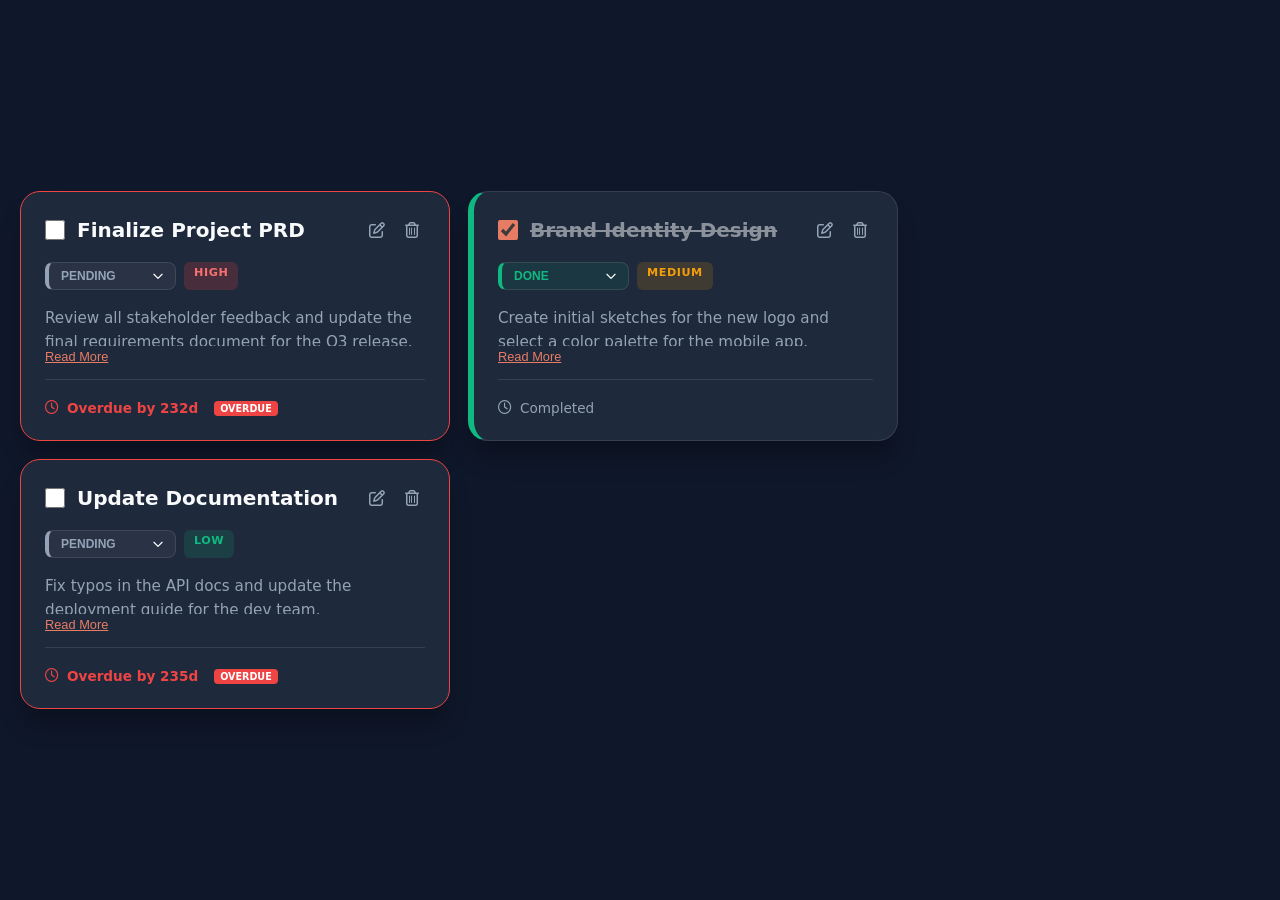
<file: index.html>
<!doctype html>
<html lang="en">
  <head>
    <meta charset="UTF-8" />
    <meta name="viewport" content="width=device-width, initial-scale=1.0" />
    <title>Testable Todo Card</title>
    <link
      rel="stylesheet"
      href="https://cdnjs.cloudflare.com/ajax/libs/font-awesome/6.5.1/css/all.min.css"
    />
    <link rel="stylesheet" href="Todo.css" />
  </head>
  <body>
    <main class="container" id="todo-container"></main>

    <script src="Todo.js"></script>
  </body>
</html>
</file>
<file: Todo.css>
:root {
  --color-bg: #0f172a;
  --color-card: #1e293b;
  --color-text: #f8fafc;
  --color-text-muted: #94a3b8;
  --color-primary: #e77c65; /* Onekonet Coral */
  --color-high: #ef4444;
  --color-medium: #f59e0b;
  --color-low: #10b981;
  --color-border: rgba(255, 255, 255, 0.1);
  --transition: all 0.3s cubic-bezier(0.4, 0, 0.2, 1);
}

* {
  box-sizing: border-box;
  margin: 0;
  padding: 0;
}

body {
  font-family:
    "Inter",
    system-ui,
    -apple-system,
    sans-serif;
  background-color: var(--color-bg);
  color: var(--color-text);
  display: flex;
  justify-content: center;
  align-items: center;
  min-height: 100vh;
  padding: 20px;
}

.container {
  width: 100%;
  display: flex;
  flex-direction: row;
  flex-wrap: wrap;
  align-items: center;
  gap: 18px;
}

/* --- CARD ROOT --- */
.todo-card {
  background: var(--color-card);
  width: 100%;
  max-width: 430px; /* Desktop recommendation */
  border-radius: 20px;
  padding: 24px;
  border: 1px solid var(--color-border);
  box-shadow: 0 20px 25px -5px rgba(0, 0, 0, 0.3);
  transition: var(--transition);
}

/* --- HEADER & TITLE --- */
.todo-header {
  display: flex;
  justify-content: space-between;
  align-items: flex-start;
  gap: 16px;
  margin-bottom: 16px;
}

.todo-title-group {
  display: flex;
  align-items: flex-start;
  gap: 12px;
}

.todo-checkbox {
  width: 20px;
  height: 20px;
  margin-top: 4px;
  cursor: pointer;
  accent-color: var(--color-primary);
}

.todo-title {
  font-size: 1.25rem;
  font-weight: 600;
  line-height: 1.4;
  transition: var(--transition);
}

/* Visual state for checked todo */
.todo-checkbox:checked + .todo-label .todo-title {
  text-decoration: line-through;
  opacity: 0.5;
}

/* --- BUTTONS --- */
.todo-actions {
  display: flex;
  gap: 8px;
}

.action-btn {
  background: transparent;
  border: none;
  color: var(--color-text-muted);
  cursor: pointer;
  padding: 6px;
  border-radius: 8px;
  font-size: 1rem;
  transition: var(--transition);
}

.action-btn:hover {
  background: rgba(255, 255, 255, 0.05);
  color: var(--color-text);
}

.action-btn:focus-visible {
  outline: 2px solid var(--color-primary);
  outline-offset: 2px;
}

/* --- BADGES --- */
.todo-meta {
  display: flex;
  gap: 8px;
  margin-bottom: 16px;
}

.badge {
  font-size: 0.7rem;
  font-weight: 700;
  padding: 4px 10px;
  border-radius: 6px;
  letter-spacing: 0.05em;
  text-transform: uppercase;
}

.badge-high {
  background: rgba(239, 68, 68, 0.2);
  color: #f87171;
}
.badge-medium {
  background: rgba(245, 158, 11, 0.15);
  color: #f59e0b;
}

.badge-low {
  background: rgba(16, 185, 129, 0.15);
  color: #10b981;
}
.badge-pending {
  background: rgba(148, 163, 184, 0.2);
  color: var(--color-text-muted);
}
.badge-done {
  background: rgba(16, 185, 129, 0.2);
  color: #34d399;
}

/* High visibility focus rings for keyboard users */
.todo-checkbox:focus-visible,
.action-btn:focus-visible {
  outline: 2px solid var(--color-primary);
  outline-offset: 4px;
}

/* --- DESCRIPTION --- */
.todo-description {
  font-size: 0.95rem;
  color: var(--color-text-muted);
  line-height: 1.6;
  margin-bottom: 20px;
}

/* --- TAGS (Flex Wrap for Responsiveness) --- */
.todo-tags {
  display: flex;
  flex-wrap: wrap;
  gap: 8px;
  list-style: none;
  margin-bottom: 24px;
}

.tag {
  background: rgba(255, 255, 255, 0.05);
  border: 1px solid var(--color-border);
  padding: 4px 12px;
  border-radius: 999px;
  font-size: 0.8rem;
  color: var(--color-text-muted);
}

/* --- FOOTER --- */
.todo-footer {
  display: flex;
  justify-content: space-between;
  align-items: flex-end;
  padding-top: 20px;
  border-top: 1px solid var(--color-border);
}

.todo-dates {
  display: flex;
  flex-direction: row;
  gap: 8px;
}

.date-row {
  display: flex;
  align-items: center;
  gap: 8px;
  font-size: 0.85rem;
  color: var(--color-text-muted);
}

.time-remaining {
  color: var(--color-primary);
  font-weight: 500;
}

/* --- AVATARS --- */
.todo-assignees {
  display: flex;
  align-items: center;
}

.avatar {
  width: 32px;
  height: 32px;
  border-radius: 50%;
  border: 2px solid var(--color-card);
  object-fit: cover;
}

.avatar-extra {
  font-size: 0.75rem;
  margin-left: -8px;
  background: #334155;
  width: 32px;
  height: 32px;
  border-radius: 50%;
  display: flex;
  align-items: center;
  justify-content: center;
  border: 2px solid var(--color-card);
}

[data-testid="test-todo-delete-button"]:hover {
  color: var(--color-high);
  background: rgba(239, 68, 68, 0.1);
}

[data-testid="test-todo-edit-button"]:hover {
  color: var(--color-low);
  background: rgba(16, 185, 129, 0.1);
}

/* Add to existing CSS */

/* Overdue & Status Styles */
.is-overdue {
  border: 1px solid var(--color-high) !important;
}

.overdue-text {
  color: var(--color-high) !important;
  font-weight: bold;
}

.overdue-badge {
  background: var(--color-high);
  color: white;
  font-size: 0.6rem;
  padding: 2px 6px;
  border-radius: 4px;
  margin-left: 8px;
}

.status-done .todo-title {
  text-decoration: line-through;
  opacity: 0.5;
}

/* Collapsible Section */
.collapsible-wrapper {
  overflow: hidden;
  transition: max-height 0.4s ease-out;
}

.expand-btn {
  background: none;
  border: none;
  color: var(--color-primary);
  cursor: pointer;
  font-size: 0.8rem;
  padding: 0;
  margin-bottom: 15px;
  text-decoration: underline;
}

/* Edit Form Stacking */
.edit-form {
  display: flex;
  flex-direction: column;
  gap: 12px;
}

.edit-form label {
  font-size: 0.8rem;
  color: var(--color-text-muted);
}

.edit-form input,
.edit-form textarea,
.edit-form select {
  background: var(--color-bg);
  border: 1px solid var(--color-border);
  color: white;
  padding: 8px;
  border-radius: 6px;
}

.form-row {
  display: grid;
  grid-template-columns: 1fr 1fr;
  gap: 10px;
}

.edit-actions {
  display: flex;
  gap: 10px;
  margin-top: 10px;
}

.save-btn {
  background: var(--color-low);
  border: none;
  padding: 10px;
  color: white;
  border-radius: 6px;
  cursor: pointer;
  flex: 1;
}
.cancel-btn {
  background: #475569;
  border: none;
  padding: 10px;
  color: white;
  border-radius: 6px;
  cursor: pointer;
  flex: 1;
}

/* --- ENHANCED STATUS DROPDOWN --- */
.status-control {
  appearance: none; /* Removes default browser arrow */
  -webkit-appearance: none;
  background-color: rgba(255, 255, 255, 0.05);
  background-image: url("data:image/svg+xml,%3Csvg xmlns='http://www.w3.org/2000/svg' fill='none' viewBox='0 0 24 24' stroke='white'%3E%3Cpath stroke-linecap='round' stroke-linejoin='round' stroke-width='2' d='M19 9l-7 7-7-7'%3E%3C/path%3E%3C/svg%3E");
  background-repeat: no-repeat;
  background-position: right 10px center;
  background-size: 14px;
  border: 1px solid var(--color-border);
  border-radius: 8px;
  color: var(--color-text);
  cursor: pointer;
  font-size: 0.75rem;
  font-weight: 600;
  padding: 6px 30px 6px 12px;
  text-transform: uppercase;
  transition: var(--transition);
  outline: none;
}

/* Hover & Focus Effects */
.status-control:hover {
  background-color: rgba(255, 255, 255, 0.1);
  border-color: var(--color-primary);
  box-shadow: 0 0 10px rgba(231, 124, 101, 0.2);
}

.status-control:focus {
  border-color: var(--color-primary);
  box-shadow: 0 0 0 2px rgba(231, 124, 101, 0.3);
}

/* Specific Styles for Status Values (using sibling selectors or classes) */
.status-control[data-status="Pending"] {
  border-left: 4px solid #94a3b8;
  color: #94a3b8;
}

.status-control[data-status="In Progress"] {
  border-left: 4px solid #38bdf8;
  color: #38bdf8;
  background-color: rgba(56, 189, 248, 0.1);
}

.status-control[data-status="Done"] {
  border-left: 4px solid #10b981;
  color: #10b981;
  background-color: rgba(16, 185, 129, 0.1);
}

/* Ensure dropdown options aren't ugly on Windows/Chrome */
.status-control option {
  background-color: var(--color-card);
  color: var(--color-text);
  padding: 10px;
}

/* Responsive Form */
@media (max-width: 480px) {
  .form-row {
    grid-template-columns: 1fr;
  }
}

/* --- RESPONSIVE ADJUSTMENTS --- */
@media (max-width: 400px) {
  .todo-card {
    padding: 16px;
  }

  .todo-footer {
    flex-direction: column;
    align-items: flex-start;
    gap: 16px;
  }
}
</file>
